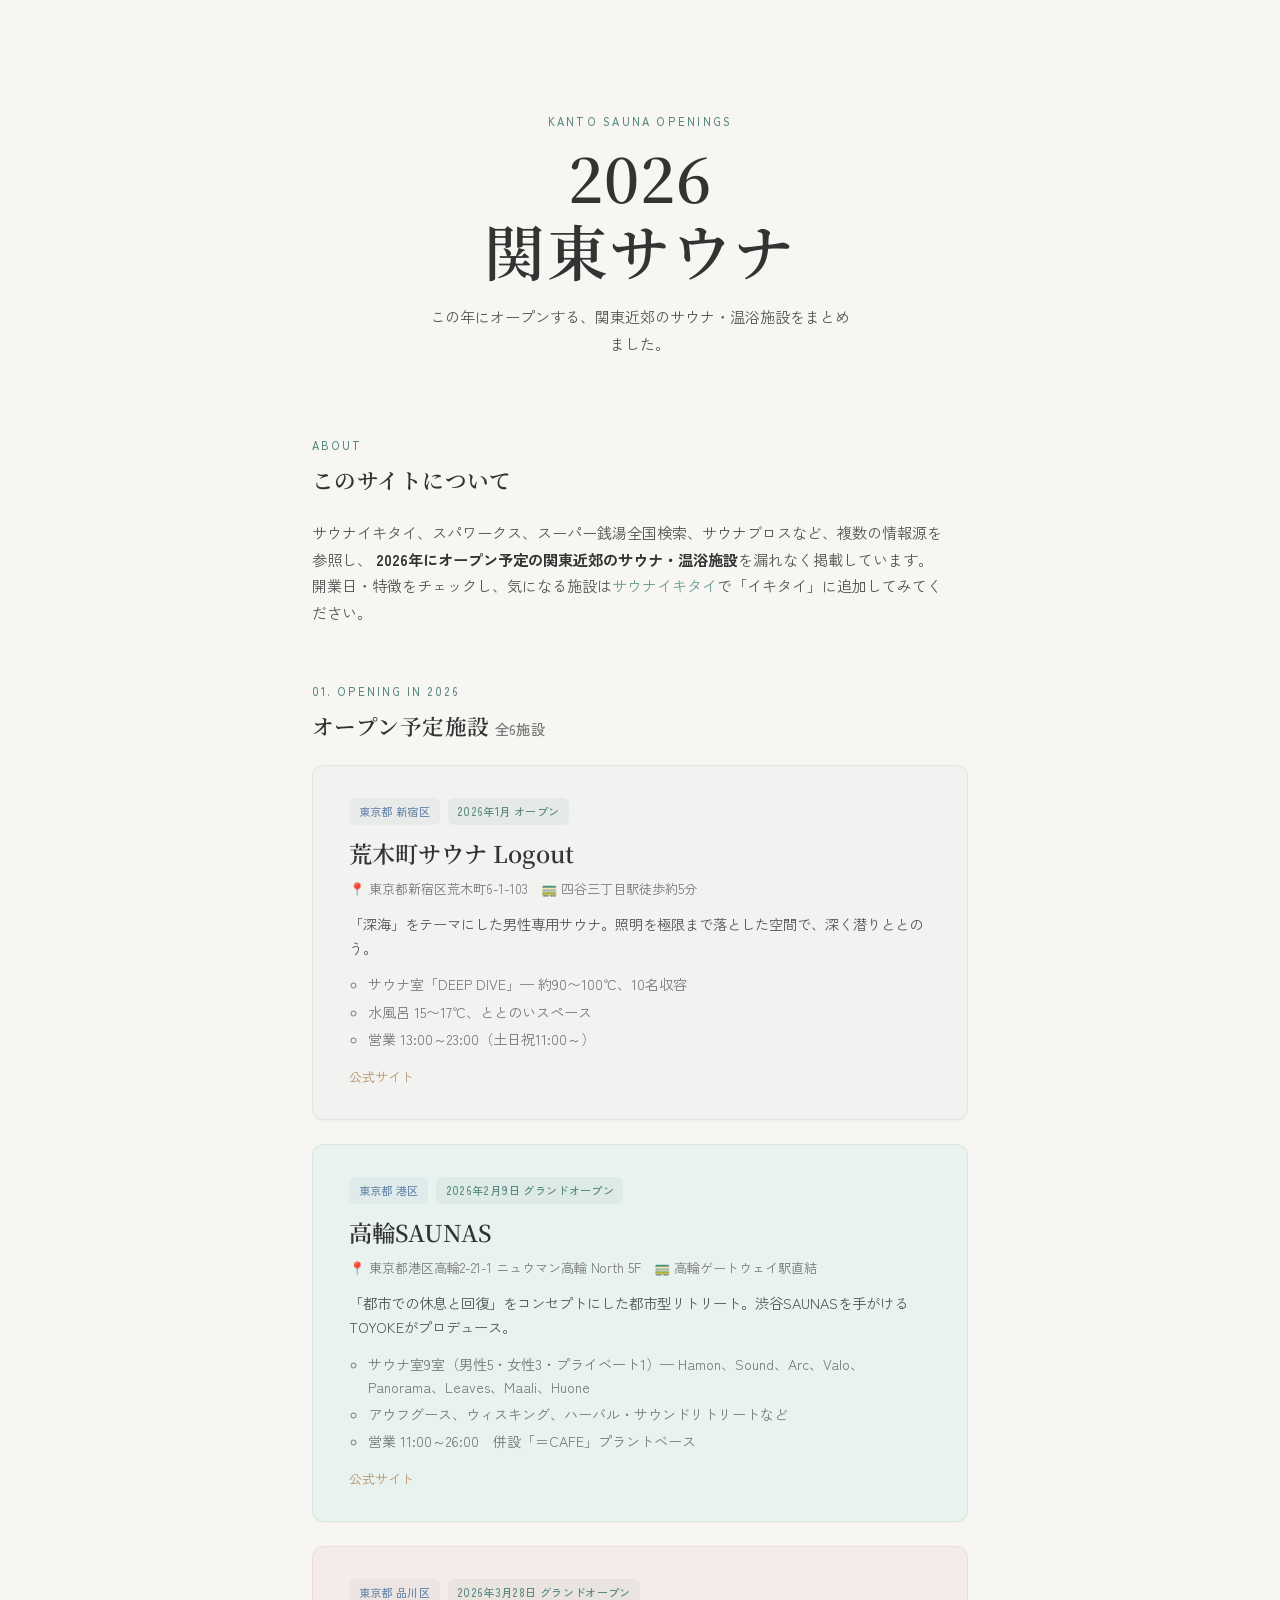
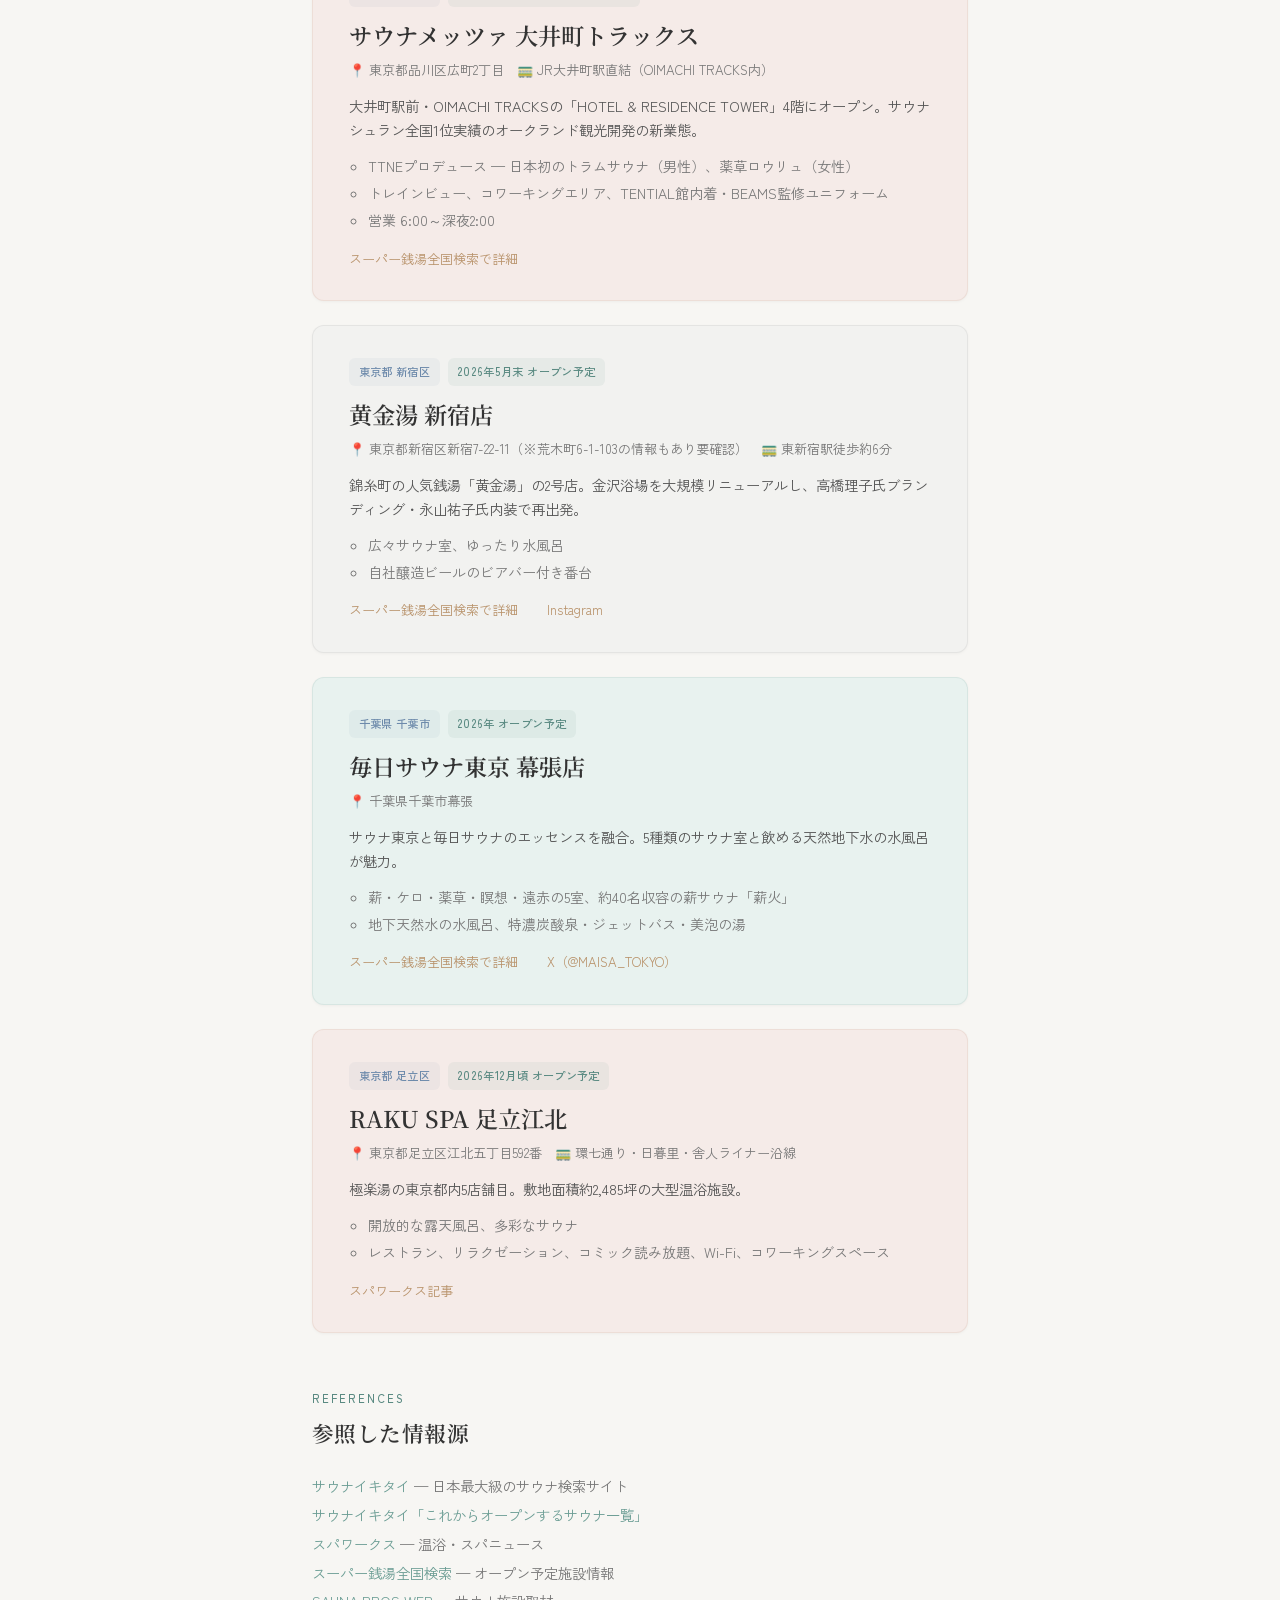
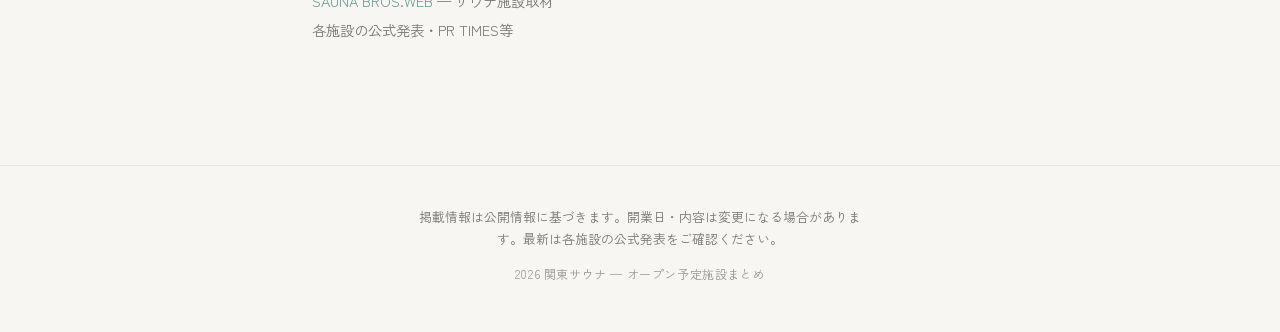
<file: index.html>
<!DOCTYPE html>
<html lang="ja">
<head>
  <meta charset="UTF-8">
  <meta name="viewport" content="width=device-width, initial-scale=1.0">
  <title>2026 関東サウナ｜オープン予定施設まとめ</title>
  <meta name="description" content="2026年にオープンする関東近郊のサウナ・温浴施設を漏れなくまとめ。高輪SAUNAS、サウナメッツァ、黄金湯新宿店、RAKU SPA足立江北、毎日サウナ東京幕張店、荒木町サウナLogout。">
  <link rel="preconnect" href="https://fonts.googleapis.com">
  <link rel="preconnect" href="https://fonts.gstatic.com" crossorigin>
  <link href="https://fonts.googleapis.com/css2?family=Zen+Kaku+Gothic+New:wght@400;500;700&family=Noto+Serif+JP:wght@500;600&display=swap" rel="stylesheet">
  <link rel="stylesheet" href="styles.css">
</head>
<body>
  <div class="page">
    <header class="hero">
      <div class="hero-inner">
        <p class="hero-label">Kanto Sauna Openings</p>
        <h1 class="hero-title">2026<br>関東サウナ</h1>
        <p class="hero-lead">この年にオープンする、関東近郊のサウナ・温浴施設をまとめました。</p>
      </div>
    </header>

    <main class="content">
      <section class="section intro">
        <p class="section-label">About</p>
        <h2 class="section-title">このサイトについて</h2>
        <p class="intro-text">
          サウナイキタイ、スパワークス、スーパー銭湯全国検索、サウナブロスなど、複数の情報源を参照し、
          <strong>2026年にオープン予定の関東近郊のサウナ・温浴施設</strong>を漏れなく掲載しています。
          開業日・特徴をチェックし、気になる施設は<a href="https://sauna-ikitai.com/" target="_blank" rel="noopener">サウナイキタイ</a>で「イキタイ」に追加してみてください。
        </p>
      </section>

      <section class="section facilities">
        <p class="section-label">01. Opening in 2026</p>
        <h2 class="section-title">オープン予定施設 <span class="count">全6施設</span></h2>

        <ol class="facility-list">
          <li class="facility">
            <article class="card card--grey">
              <div class="card-top">
                <span class="badge area">東京都 新宿区</span>
                <time class="badge date" datetime="2026-01-13">2026年1月 オープン</time>
              </div>
              <h3 class="card-title">荒木町サウナ Logout</h3>
              <p class="card-meta">📍 東京都新宿区荒木町6-1-103　🚃 四谷三丁目駅徒歩約5分</p>
              <p class="card-lead">「深海」をテーマにした男性専用サウナ。照明を極限まで落とした空間で、深く潜りととのう。</p>
              <ul class="card-features">
                <li>サウナ室「DEEP DIVE」— 約90〜100℃、10名収容</li>
                <li>水風呂 15〜17℃、ととのいスペース</li>
                <li>営業 13:00～23:00（土日祝11:00～）</li>
              </ul>
              <p class="card-links"><a href="https://sauna-logout.com/" target="_blank" rel="noopener">公式サイト</a></p>
            </article>
          </li>

          <li class="facility">
            <article class="card card--mint">
              <div class="card-top">
                <span class="badge area">東京都 港区</span>
                <time class="badge date" datetime="2026-02-09">2026年2月9日 グランドオープン</time>
              </div>
              <h3 class="card-title">高輪SAUNAS</h3>
              <p class="card-meta">📍 東京都港区高輪2-21-1 ニュウマン高輪 North 5F　🚃 高輪ゲートウェイ駅直結</p>
              <p class="card-lead">「都市での休息と回復」をコンセプトにした都市型リトリート。渋谷SAUNASを手がけるTOYOKEがプロデュース。</p>
              <ul class="card-features">
                <li>サウナ室9室（男性5・女性3・プライベート1）— Hamon、Sound、Arc、Valo、Panorama、Leaves、Maali、Huone</li>
                <li>アウフグース、ウィスキング、ハーバル・サウンドリトリートなど</li>
                <li>営業 11:00～26:00　併設「＝CAFE」プラントベース</li>
              </ul>
              <p class="card-links"><a href="https://saunas-saunas.com/takanawa/" target="_blank" rel="noopener">公式サイト</a></p>
            </article>
          </li>

          <li class="facility">
            <article class="card card--peach">
              <div class="card-top">
                <span class="badge area">東京都 品川区</span>
                <time class="badge date" datetime="2026-03-28">2026年3月28日 グランドオープン</time>
              </div>
              <h3 class="card-title">サウナメッツァ 大井町トラックス</h3>
              <p class="card-meta">📍 東京都品川区広町2丁目　🚃 JR大井町駅直結（OIMACHI TRACKS内）</p>
              <p class="card-lead">大井町駅前・OIMACHI TRACKSの「HOTEL & RESIDENCE TOWER」4階にオープン。サウナシュラン全国1位実績のオークランド観光開発の新業態。</p>
              <ul class="card-features">
                <li>TTNEプロデュース — 日本初のトラムサウナ（男性）、薬草ロウリュ（女性）</li>
                <li>トレインビュー、コワーキングエリア、TENTIAL館内着・BEAMS監修ユニフォーム</li>
                <li>営業 6:00～深夜2:00</li>
              </ul>
              <p class="card-links"><a href="https://www.supersento.com/kanto/tokyo/oimachi-tracks.html" target="_blank" rel="noopener">スーパー銭湯全国検索で詳細</a></p>
            </article>
          </li>

          <li class="facility">
            <article class="card card--grey">
              <div class="card-top">
                <span class="badge area">東京都 新宿区</span>
                <time class="badge date" datetime="2026-05">2026年5月末 オープン予定</time>
              </div>
              <h3 class="card-title">黄金湯 新宿店</h3>
              <p class="card-meta">📍 東京都新宿区新宿7-22-11（※荒木町6-1-103の情報もあり要確認）　🚃 東新宿駅徒歩約6分</p>
              <p class="card-lead">錦糸町の人気銭湯「黄金湯」の2号店。金沢浴場を大規模リニューアルし、高橋理子氏ブランディング・永山祐子氏内装で再出発。</p>
              <ul class="card-features">
                <li>広々サウナ室、ゆったり水風呂</li>
                <li>自社醸造ビールのビアバー付き番台</li>
              </ul>
              <p class="card-links"><a href="https://www.supersento.com/kanto/tokyo/koganeyu-shinzyuku.html" target="_blank" rel="noopener">スーパー銭湯全国検索で詳細</a>　<a href="https://www.instagram.com/koganeyushinjuku" target="_blank" rel="noopener">Instagram</a></p>
            </article>
          </li>

          <li class="facility">
            <article class="card card--mint">
              <div class="card-top">
                <span class="badge area">千葉県 千葉市</span>
                <time class="badge date" datetime="2026">2026年 オープン予定</time>
              </div>
              <h3 class="card-title">毎日サウナ東京 幕張店</h3>
              <p class="card-meta">📍 千葉県千葉市幕張</p>
              <p class="card-lead">サウナ東京と毎日サウナのエッセンスを融合。5種類のサウナ室と飲める天然地下水の水風呂が魅力。</p>
              <ul class="card-features">
                <li>薪・ケロ・薬草・瞑想・遠赤の5室、約40名収容の薪サウナ「薪火」</li>
                <li>地下天然水の水風呂、特濃炭酸泉・ジェットバス・美泡の湯</li>
              </ul>
              <p class="card-links"><a href="https://www.supersento.com/kanto/tokyo/maisa_tokyo.html" target="_blank" rel="noopener">スーパー銭湯全国検索で詳細</a>　<a href="https://x.com/MAISA_TOKYO" target="_blank" rel="noopener">X（@MAISA_TOKYO）</a></p>
            </article>
          </li>

          <li class="facility">
            <article class="card card--peach">
              <div class="card-top">
                <span class="badge area">東京都 足立区</span>
                <time class="badge date" datetime="2026-12">2026年12月頃 オープン予定</time>
              </div>
              <h3 class="card-title">RAKU SPA 足立江北</h3>
              <p class="card-meta">📍 東京都足立区江北五丁目592番　🚃 環七通り・日暮里・舎人ライナー沿線</p>
              <p class="card-lead">極楽湯の東京都内5店舗目。敷地面積約2,485坪の大型温浴施設。</p>
              <ul class="card-features">
                <li>開放的な露天風呂、多彩なサウナ</li>
                <li>レストラン、リラクゼーション、コミック読み放題、Wi-Fi、コワーキングスペース</li>
              </ul>
              <p class="card-links"><a href="https://spaworks.jp/article/8844" target="_blank" rel="noopener">スパワークス記事</a></p>
            </article>
          </li>
        </ol>
      </section>

      <section class="section reference">
        <p class="section-label">References</p>
        <h2 class="section-title">参照した情報源</h2>
        <ul class="ref-list">
          <li><a href="https://sauna-ikitai.com/" target="_blank" rel="noopener">サウナイキタイ</a> — 日本最大級のサウナ検索サイト</li>
          <li><a href="https://sauna-ikitai.com/search?open_at_after=2025-01-01+00%3A00%3A00&ordering=open_at_asc" target="_blank" rel="noopener">サウナイキタイ「これからオープンするサウナ一覧」</a></li>
          <li><a href="https://spaworks.jp/" target="_blank" rel="noopener">スパワークス</a> — 温浴・スパニュース</li>
          <li><a href="https://www.supersento.com/" target="_blank" rel="noopener">スーパー銭湯全国検索</a> — オープン予定施設情報</li>
          <li><a href="https://saunabrosweb.jp/" target="_blank" rel="noopener">SAUNA BROS.WEB</a> — サウナ施設取材</li>
          <li>各施設の公式発表・PR TIMES等</li>
        </ul>
      </section>
    </main>

    <footer class="footer">
      <p class="footer-note">掲載情報は公開情報に基づきます。開業日・内容は変更になる場合があります。最新は各施設の公式発表をご確認ください。</p>
      <p class="footer-credit">2026 関東サウナ — オープン予定施設まとめ</p>
    </footer>
  </div>
</body>
</html>
</file>
<file: styles.css>
/* ========================================
   2026 関東サウナ — 参考画像に基づく
   明るいオフホワイト・クリーン・モダン
   ======================================== */

:root {
  /* ベース：明るいオフホワイト・ライトベージュ */
  --bg: #f7f6f3;
  --bg-card: #fff;
  --border: rgba(0, 0, 0, 0.06);
  --border-strong: rgba(0, 0, 0, 0.1);

  /* テキスト：濃いグレー中心 */
  --text: #333333;
  --text-soft: #555555;
  --text-muted: #777777;
  --text-dim: #999999;

  /* アクセント：ティールグリーン（小見出し・ラベル） */
  --teal: #5a8a82;
  --teal-soft: #6b9d94;
  --teal-bg: rgba(90, 138, 130, 0.08);

  /* アクセント：青（カード・エリア） */
  --blue: #5b7a9e;
  --blue-soft: #6d8aab;
  --blue-bg: rgba(91, 122, 158, 0.06);

  /* アクセント：ミントグリーン（カード背景用） */
  --mint: #e8f2ef;
  --mint-border: rgba(90, 138, 130, 0.12);

  /* アクセント：ピーチオレンジ（カード背景用） */
  --peach: #f5ebe8;
  --peach-border: rgba(180, 120, 90, 0.12);

  /* アクセント：ゴールド（リンク・強調） */
  --gold: #b8926a;
  --gold-soft: #c9a87d;
  --gold-bg: rgba(184, 146, 106, 0.08);

  /* グレーカード（参考画像の左カード） */
  --grey-card: #f2f2f0;
  --grey-border: rgba(0, 0, 0, 0.06);

  --font-sans: "Zen Kaku Gothic New", -apple-system, BlinkMacSystemFont, sans-serif;
  --font-serif: "Noto Serif JP", serif;
  --radius: 12px;
  --space: 1.5rem;
  --max-width: 720px;
}

*,
*::before,
*::after {
  box-sizing: border-box;
}

html {
  font-size: 16px;
  scroll-behavior: smooth;
}

body {
  margin: 0;
  font-family: var(--font-sans);
  background: var(--bg);
  color: var(--text);
  line-height: 1.75;
  -webkit-font-smoothing: antialiased;
}

.page {
  min-height: 100vh;
  display: flex;
  flex-direction: column;
}

/* ----- Hero（クリーン・広々） ----- */
.hero {
  position: relative;
  padding: clamp(4rem, 14vw, 7rem) var(--space) clamp(3.5rem, 10vw, 5rem);
  text-align: center;
  background: var(--bg);
}

.hero-inner {
  max-width: var(--max-width);
  margin: 0 auto;
}

.hero-label {
  margin: 0 0 0.6rem;
  font-size: 0.7rem;
  font-weight: 500;
  letter-spacing: 0.2em;
  text-transform: uppercase;
  color: var(--teal);
}

.hero-title {
  margin: 0 0 1rem;
  font-family: var(--font-serif);
  font-size: clamp(2.2rem, 7vw, 3.8rem);
  font-weight: 600;
  line-height: 1.2;
  letter-spacing: 0.02em;
  color: var(--text);
}

.hero-lead {
  margin: 0;
  font-size: 0.95rem;
  color: var(--text-soft);
  max-width: 28em;
  margin-left: auto;
  margin-right: auto;
}

.hero::after {
  display: none;
}

/* ----- Content ----- */
.content {
  flex: 1;
  padding: 0 var(--space) 4rem;
  max-width: var(--max-width);
  margin: 0 auto;
  width: 100%;
}

.section {
  margin-bottom: 3.5rem;
}

.section-label {
  margin: 0 0 0.35rem;
  font-size: 0.7rem;
  font-weight: 500;
  letter-spacing: 0.18em;
  text-transform: uppercase;
  color: var(--teal);
}

.section-title {
  margin: 0 0 1.25rem;
  font-family: var(--font-serif);
  font-size: 1.35rem;
  font-weight: 600;
  color: var(--text);
  letter-spacing: 0.02em;
}

.section-title .count {
  font-family: var(--font-sans);
  font-size: 0.9rem;
  font-weight: 500;
  color: var(--text-muted);
  letter-spacing: 0.02em;
}

/* ----- Intro ----- */
.intro-text {
  margin: 0;
  font-size: 0.95rem;
  color: var(--text-soft);
  max-width: 42em;
}

.intro-text strong {
  color: var(--text);
}

.intro-text a {
  color: var(--teal-soft);
  text-decoration: none;
  border-bottom: 1px solid transparent;
  transition: border-color 0.2s, color 0.2s;
}

.intro-text a:hover {
  color: var(--teal);
  border-bottom-color: var(--teal);
}

/* ----- Facility list ----- */
.facility-list {
  list-style: none;
  margin: 0;
  padding: 0;
  display: flex;
  flex-direction: column;
  gap: 1.5rem;
}

.facility {
  margin: 0;
  list-style: none;
  padding-left: 0;
}

/* カード：1枚の背景で内部要素が重ならないよう単一のブロックに */
.card {
  display: block;
  position: relative;
  overflow: visible;
  border-radius: var(--radius);
  padding: 1.75rem 2rem;
  border: 1px solid var(--border);
  box-shadow: 0 1px 3px rgba(0, 0, 0, 0.04);
  transition: box-shadow 0.2s, border-color 0.2s;
  background: var(--bg-card);
}

.card--grey {
  background: var(--grey-card);
  border-color: var(--grey-border);
}

.card--mint {
  background: var(--mint);
  border-color: var(--mint-border);
}

.card--peach {
  background: var(--peach);
  border-color: var(--peach-border);
}

.card:hover {
  box-shadow: 0 4px 16px rgba(0, 0, 0, 0.06);
  border-color: var(--border-strong);
}

.card-top {
  display: flex;
  flex-wrap: wrap;
  gap: 0.5rem;
  margin: 0 0 0.75rem;
  padding: 0;
}

.badge {
  display: inline-block;
  padding: 0.25rem 0.6rem;
  border-radius: 6px;
  font-size: 0.7rem;
  font-weight: 500;
  letter-spacing: 0.03em;
}

.badge.area {
  background: var(--blue-bg);
  color: var(--blue-soft);
}

.badge.date {
  background: var(--teal-bg);
  color: var(--teal);
}

.card-title {
  margin: 0 0 0.5rem;
  padding: 0;
  font-family: var(--font-serif);
  font-size: 1.35rem;
  font-weight: 600;
  color: var(--text);
  line-height: 1.4;
}

.card-meta {
  margin: 0 0 0.85rem;
  padding: 0;
  font-size: 0.82rem;
  color: var(--text-muted);
  line-height: 1.6;
}

.card-lead {
  margin: 0 0 0.85rem;
  padding: 0;
  font-size: 0.9rem;
  color: var(--text-soft);
  line-height: 1.65;
}

.card-features {
  margin: 0 0 1rem;
  padding: 0 0 0 1.2rem;
  font-size: 0.88rem;
  color: var(--text-muted);
  line-height: 1.65;
}

.card-features li {
  margin-bottom: 0.25rem;
  padding: 0;
}

.card-links {
  margin: 0;
  padding: 0;
  font-size: 0.82rem;
  line-height: 1.5;
}

.card-links a {
  color: var(--gold);
  text-decoration: none;
  border-bottom: 1px solid transparent;
  transition: border-color 0.2s, color 0.2s;
}

.card-links a:hover {
  color: var(--gold-soft);
  border-bottom-color: var(--gold);
}

.card-links a + a {
  margin-left: 1rem;
}

/* ----- Reference ----- */
.ref-list {
  margin: 0;
  padding: 0;
  list-style: none;
  font-size: 0.9rem;
  color: var(--text-muted);
  line-height: 2;
}

.ref-list a {
  color: var(--teal-soft);
  text-decoration: none;
  border-bottom: 1px solid transparent;
  transition: border-color 0.2s, color 0.2s;
}

.ref-list a:hover {
  color: var(--teal);
  border-bottom-color: var(--teal);
}

/* ----- Footer ----- */
.footer {
  padding: 2.5rem var(--space) 3rem;
  border-top: 1px solid var(--border);
  text-align: center;
  background: var(--bg);
}

.footer-note {
  margin: 0 0 0.75rem;
  font-size: 0.8rem;
  color: var(--text-muted);
  max-width: 36em;
  margin-left: auto;
  margin-right: auto;
}

.footer-credit {
  margin: 0;
  font-size: 0.75rem;
  color: var(--text-dim);
  letter-spacing: 0.05em;
}

/* ----- Responsive ----- */
@media (min-width: 640px) {
  .content {
    padding-left: 2rem;
    padding-right: 2rem;
  }

  .card {
    padding: 2rem 2.25rem;
  }

  .card-title {
    font-size: 1.45rem;
  }
}
</file>
